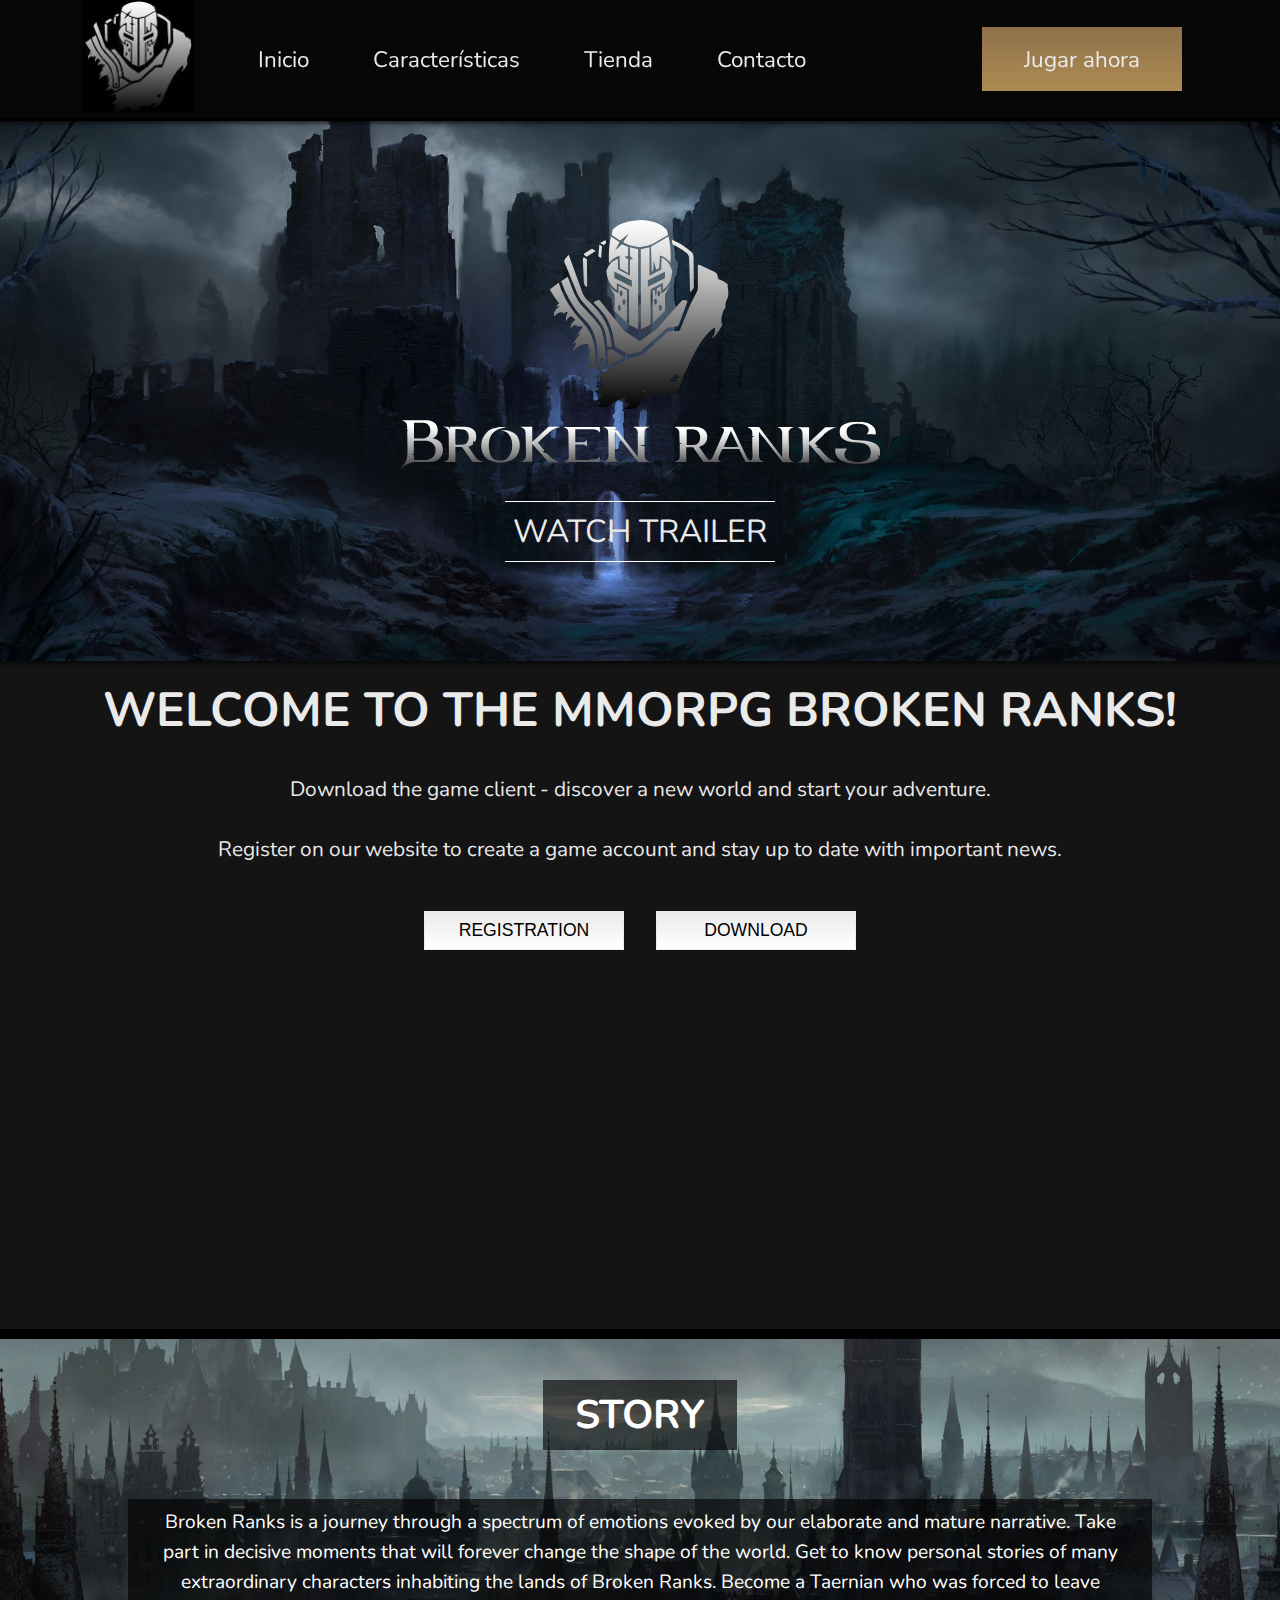
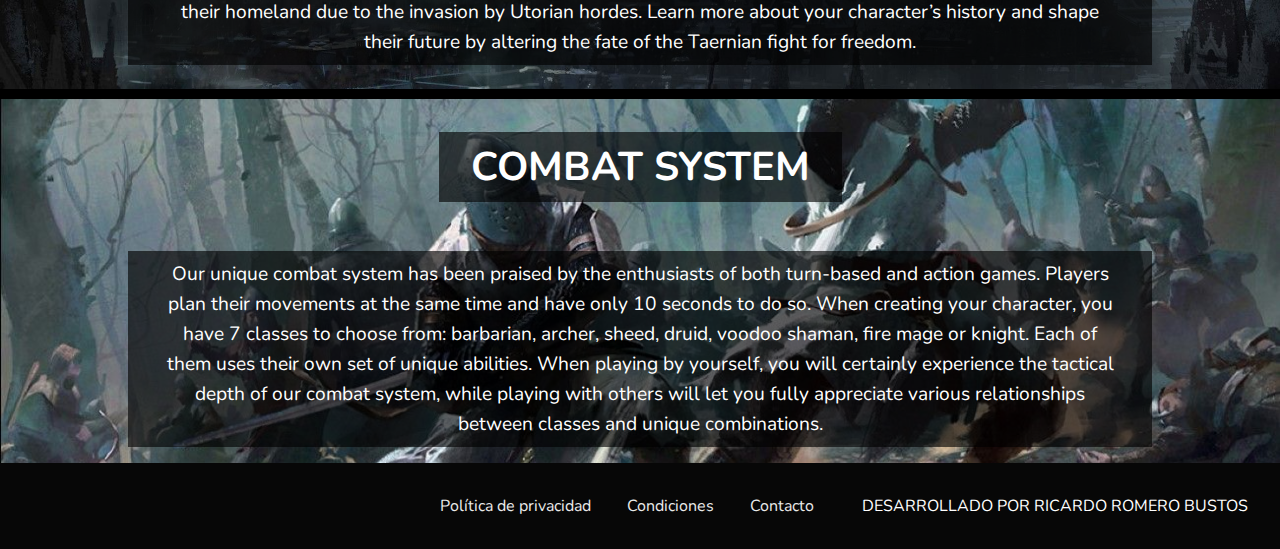
<file: index.html>
<!DOCTYPE html>
<html lang="en">
<head>
    <meta charset="UTF-8">
    <meta http-equiv="X-UA-Compatible" content="IE=edge">
    <meta name="viewport" content="width=device-width, initial-scale=1.0">
    <title>Broken Ranks</title>
    <link rel="stylesheet" href="css/estilos.css">
    <link rel="stylesheet" href="https://cdnjs.cloudflare.com/ajax/libs/font-awesome/6.2.1/css/all.min.css" integrity="sha512-MV7K8+y+gLIBoVD59lQIYicR65iaqukzvf/nwasF0nqhPay5w/9lJmVM2hMDcnK1OnMGCdVK+iQrJ7lzPJQd1w==" crossorigin="anonymous" referrerpolicy="no-referrer" />
    <link rel="preconnect" href="https://fonts.googleapis.com">
    <link rel="preconnect" href="https://fonts.gstatic.com" crossorigin>
    <link href="https://fonts.googleapis.com/css2?family=Nunito&display=swap" rel="stylesheet">
</head>
<body>
    <header>
        <a href="index.html"><img src="img/logo.jfif" alt="" id="logo"></a>
        <nav>
            <ul>
                <li><a href="index.html">Inicio</a></li>
                <li><a href="html/caracteristicas.html">Características</a></li>
                <li><a href="html/tienda.html">Tienda</a></li>
                <li><a href="html/contacto.html">Contacto</a></li>
            </ul>
        </nav>
        <div class="rrss">
            <a href="#"><i class="fa-brands fa-twitter"></i></a>
            <a href="#"><i class="fa-brands fa-facebook"></i></a>
            <a href="#"><i class="fa-brands fa-youtube"></i></a>
            <a href="#"><i class="fa-brands fa-discord"></i></a>
        </div>
        <a id="boton_jugar">Jugar ahora</a>
    </header>
    <main>
        <section id="bienvenida">
            <img src="img/logo2.svg" alt="" id="logo_bienvenida">
            <a href="#"><i class="fa-solid fa-circle-play"></i></a>
            <span>WATCH TRAILER</span>
        </section>
        <section id="descarga">
            <h1>WELCOME TO THE MMORPG BROKEN RANKS!</h1>
            <p>
                Download the game client - discover a new world and start your adventure.
            </p>
            <p>
                Register on our website to create a game account and stay up to date with important news.
            </p>
            <div>
                <button>REGISTRATION</button>
                <button>DOWNLOAD</button>
            </div>
            <iframe width="560" height="315" src="https://www.youtube.com/embed/PPgGclm9hnA" title="YouTube video player" frameborder="0" allow="accelerometer; autoplay; clipboard-write; encrypted-media; gyroscope; picture-in-picture; web-share" allowfullscreen></iframe>
        </section>
        <section id="historia">
            <h2>STORY</h2>
            <p>
                Broken Ranks is a journey through a spectrum of emotions evoked by our elaborate and mature narrative. Take part in decisive moments that will forever change the shape of the world. Get to know personal stories of many extraordinary characters inhabiting the lands of Broken Ranks. Become a Taernian who was forced to leave their homeland due to the invasion by Utorian hordes. Learn more about your character’s history and shape their future by altering the fate of the Taernian fight for freedom.
            </p>
        </section>
        <section id="combate">
            <h2>COMBAT SYSTEM</h2>
            <p>
                Our unique combat system has been praised by the enthusiasts of both turn-based and action games. Players plan their movements at the same time and have only 10 seconds to do so. When creating your character, you have 7 classes to choose from: barbarian, archer, sheed, druid, voodoo shaman, fire mage or knight. Each of them uses their own set of unique abilities. When playing by yourself, you will certainly experience the tactical depth of our combat system, while playing with others will let you fully appreciate various relationships between classes and unique combinations.
            </p>
        </section>
    </main>
    <footer>
        <footer>
            <div>
                <a href="#">Política de privacidad</a>
                <a href="#">Condiciones</a>
                <a href="#">Contacto</a>
            </div>
            <span>DESARROLLADO POR RICARDO ROMERO BUSTOS</span>
        </footer>
    </footer>
</body>
</html>
</file>
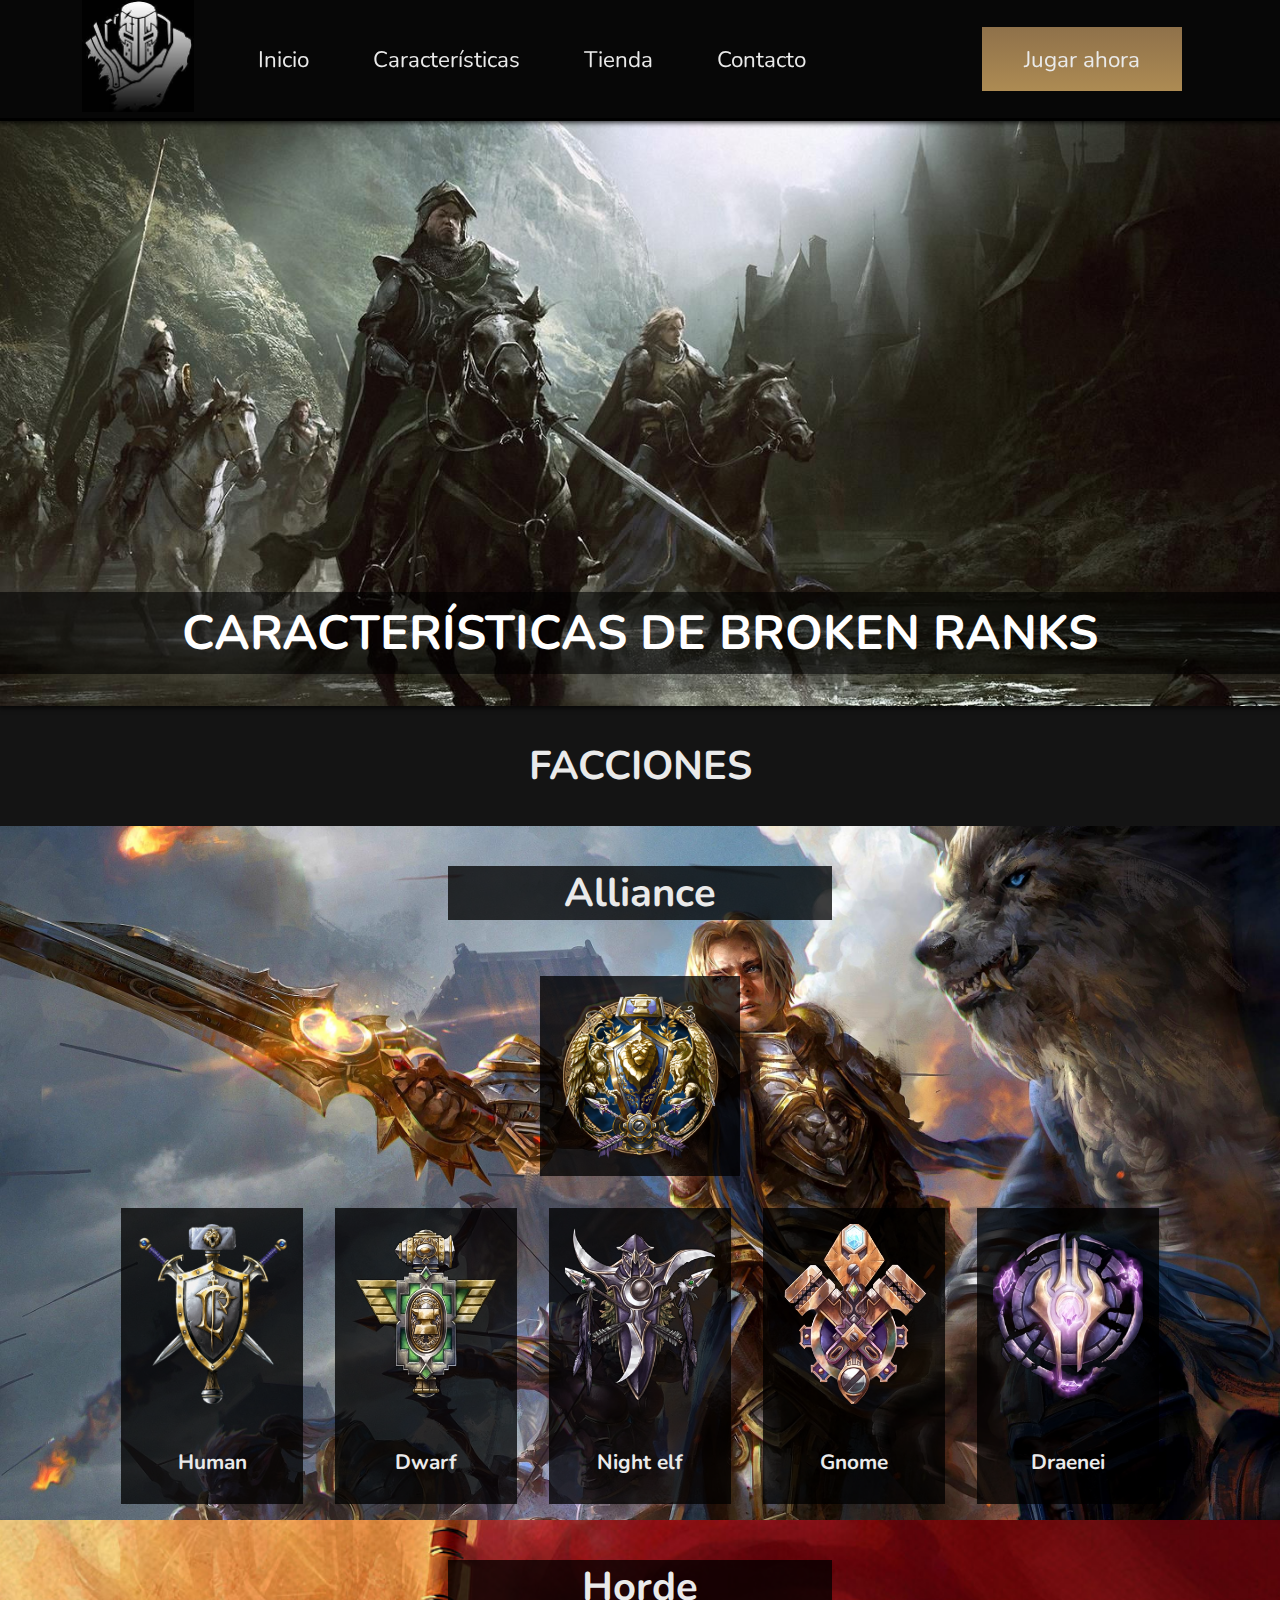
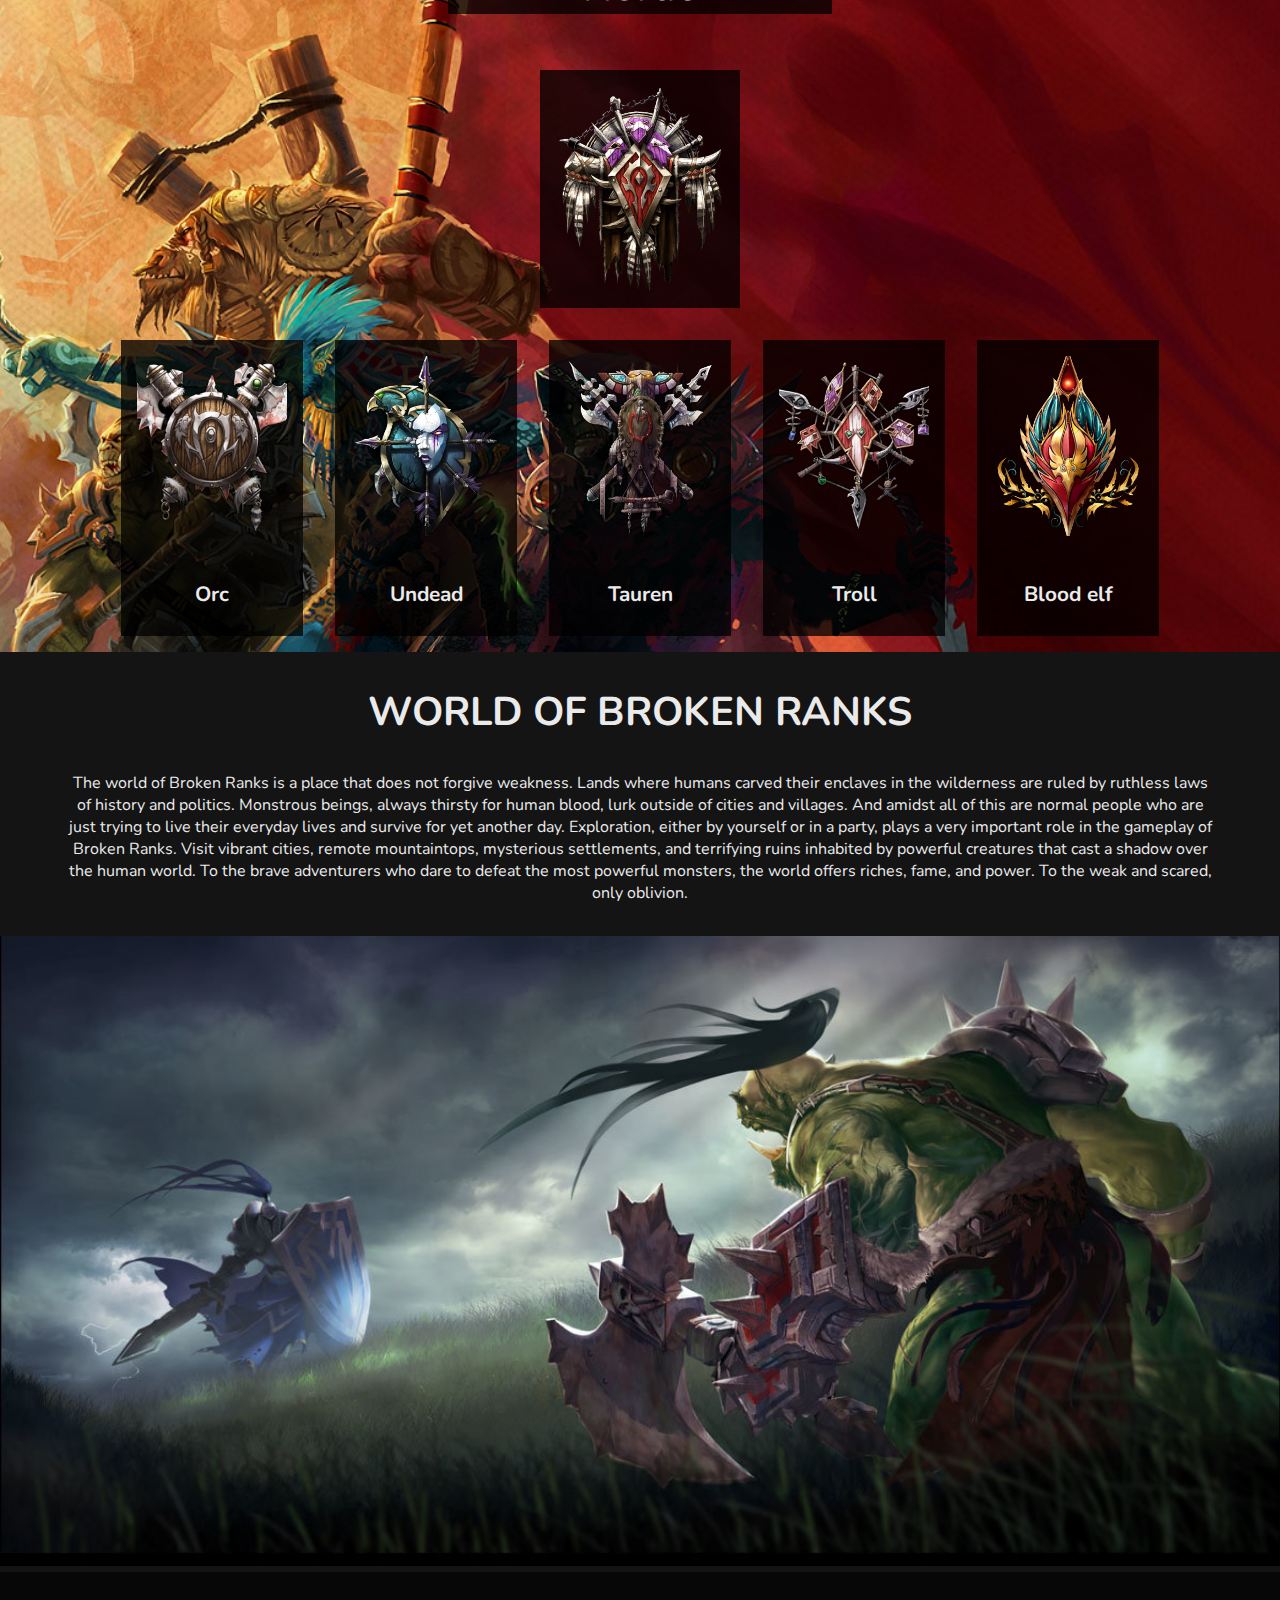
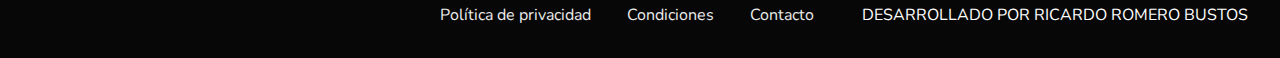
<file: html/caracteristicas.html>
<!DOCTYPE html>
<html lang="en">
<head>
    <meta charset="UTF-8">
    <meta http-equiv="X-UA-Compatible" content="IE=edge">
    <meta name="viewport" content="width=device-width, initial-scale=1.0">
    <title>Características</title>
    <link rel="stylesheet" href="../css/estilos.css">
    <link rel="stylesheet" href="https://cdnjs.cloudflare.com/ajax/libs/font-awesome/6.2.1/css/all.min.css" integrity="sha512-MV7K8+y+gLIBoVD59lQIYicR65iaqukzvf/nwasF0nqhPay5w/9lJmVM2hMDcnK1OnMGCdVK+iQrJ7lzPJQd1w==" crossorigin="anonymous" referrerpolicy="no-referrer" />
    <link rel="preconnect" href="https://fonts.googleapis.com">
    <link rel="preconnect" href="https://fonts.gstatic.com" crossorigin>
    <link href="https://fonts.googleapis.com/css2?family=Nunito&display=swap" rel="stylesheet">
</head>
<body>
    <header>
        <a href="../index.html"><img src="../img/logo.jfif" alt="" id="logo"></a>
        <nav>
            <ul>
                <li><a href="../index.html">Inicio</a></li>
                <li><a href="caracteristicas.html">Características</a></li>
                <li><a href="tienda.html">Tienda</a></li>
                <li><a href="contacto.html">Contacto</a></li>
            </ul>
        </nav>
        <div class="rrss">
            <a href="#"><i class="fa-brands fa-twitter"></i></a>
            <a href="#"><i class="fa-brands fa-facebook"></i></a>
            <a href="#"><i class="fa-brands fa-youtube"></i></a>
            <a href="#"><i class="fa-brands fa-discord"></i></a>
        </div>
        <a id="boton_jugar">Jugar ahora</a>
    </header>
    <main>
        <section id="caracteristicas">
            <h1 class="titulo">CARACTERÍSTICAS DE BROKEN RANKS</h1>
        </section>
        <section id="facciones">
            <h2>FACCIONES</h2>
            <div class="faccion" id="alianza">
                <h3>Alliance</h3>
                <img src="../img/alianza.png" alt="">
                <div class="contenedorRazas">
                    <div class="raza">
                        <img src="../img/Human_Crest.webp" alt="">
                        <h4>Human</h4>
                    </div>
                    <div class="raza">
                        <img src="../img/Dwarf_Crest.webp" alt="">
                        <h4>Dwarf</h4>
                    </div>
                    <div class="raza">
                        <img src="../img/Night_Elf_Crest.webp" alt="">
                        <h4>Night elf</h4>
                    </div>
                    <div class="raza">
                        <img src="../img/Gnome_Crest.webp" alt="">
                        <h4>Gnome</h4>
                    </div>
                    <div class="raza">
                        <img src="../img/Draenei_Crest.webp" alt="">
                        <h4>Draenei</h4>
                    </div>
                </div>
            </div>
            <div class="faccion" id="horda">
                <h3>Horde</h3>
                <img src="../img/horda.png" alt="">
                <div class="contenedorRazas">
                    <div class="raza">
                        <img src="../img/Orc_Crest.webp" alt="">
                        <h4>Orc</h4>
                    </div>
                    <div class="raza">
                        <img src="../img/Forsaken_Crest.webp" alt="">
                        <h4>Undead</h4>
                    </div>
                    <div class="raza">
                        <img src="../img/Tauren_Crest.webp" alt="">
                        <h4>Tauren</h4>
                    </div>
                    <div class="raza">
                        <img src="../img/Troll_Crest.webp" alt="">
                        <h4>Troll</h4>
                    </div>
                    <div class="raza">
                        <img src="../img/Icon_of_Blood.webp" alt="">
                        <h4>Blood elf</h4>
                    </div>
                </div>
            </div>
        </section>
        <section id="pvp">
            <h2>WORLD OF BROKEN RANKS</h2>
            <div>
                <p>
                    The world of Broken Ranks is a place that does not forgive weakness. Lands where humans carved their enclaves in the wilderness are ruled by ruthless laws of history and politics. Monstrous beings, always thirsty for human blood, lurk outside of cities and villages. And amidst all of this are normal people who are just trying to live their everyday lives and survive for yet another day. Exploration, either by yourself or in a party, plays a very important role in the gameplay of Broken Ranks. Visit vibrant cities, remote mountaintops, mysterious settlements, and terrifying ruins inhabited by powerful creatures that cast a shadow over the human world. To the brave adventurers who dare to defeat the most powerful monsters, the world offers riches, fame, and power. To the weak and scared, only oblivion.
                </p>
            </div>
            <img src="../img/horde_vs_alliance.jpg" alt="">
        </section>
    </main>
    <footer>
        <footer>
            <div>
                <a href="#">Política de privacidad</a>
                <a href="#">Condiciones</a>
                <a href="#">Contacto</a>
            </div>
            <span>DESARROLLADO POR RICARDO ROMERO BUSTOS</span>
        </footer>
    </footer>
</body>
</html>
</file>
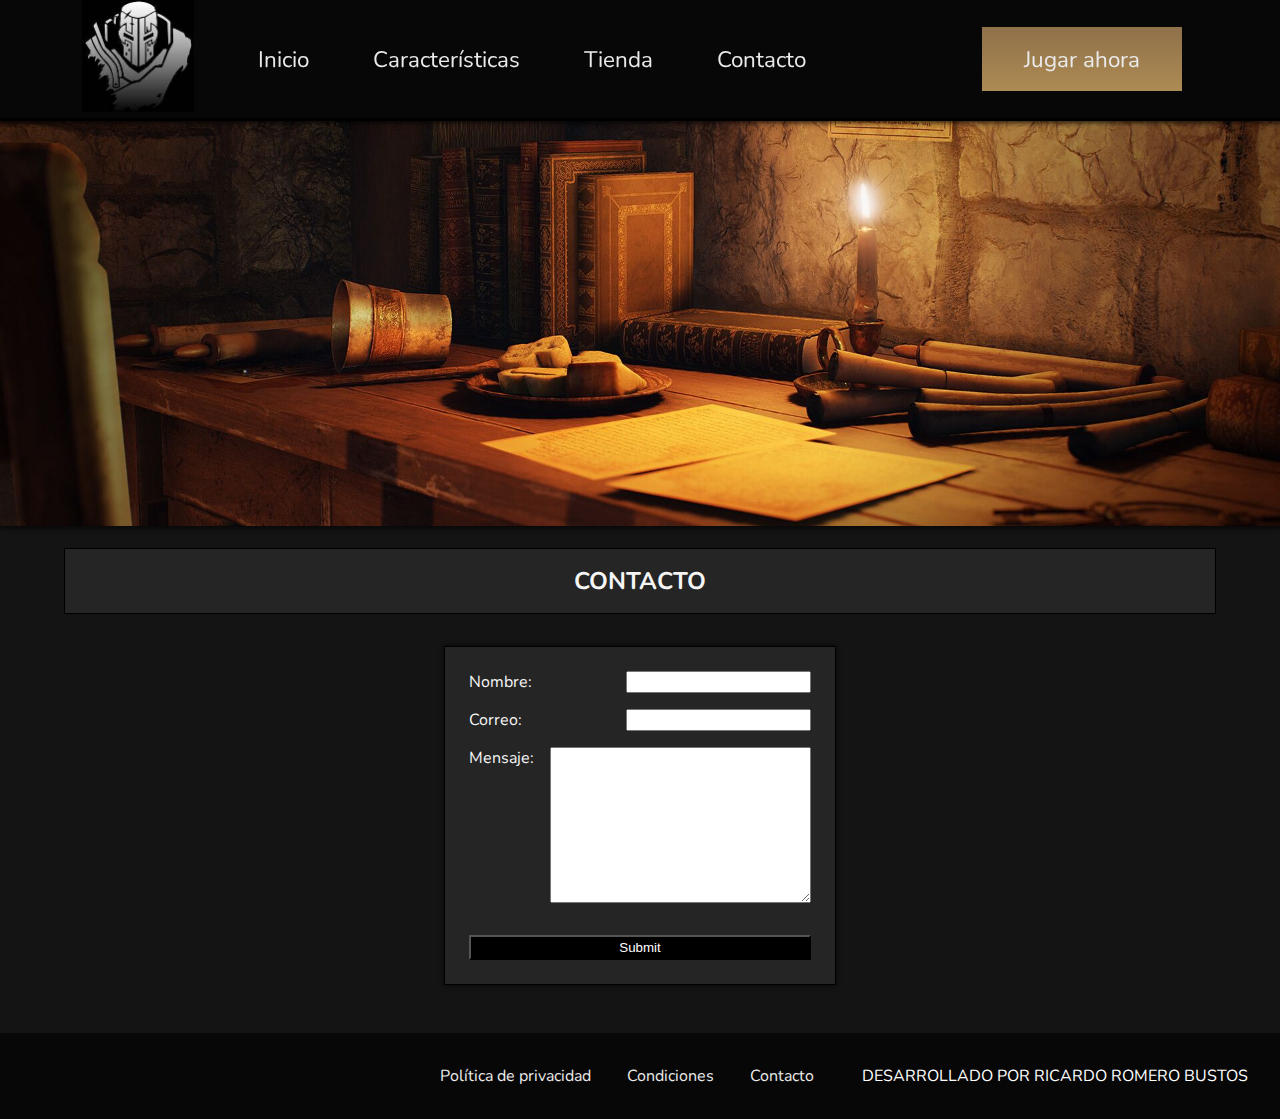
<file: html/contacto.html>
<!DOCTYPE html>
<html lang="en">
<head>
    <meta charset="UTF-8">
    <meta http-equiv="X-UA-Compatible" content="IE=edge">
    <meta name="viewport" content="width=device-width, initial-scale=1.0">
    <title>Contacto</title>
    <link rel="stylesheet" href="../css/estilos.css">
    <link rel="stylesheet" href="https://cdnjs.cloudflare.com/ajax/libs/font-awesome/6.2.1/css/all.min.css" integrity="sha512-MV7K8+y+gLIBoVD59lQIYicR65iaqukzvf/nwasF0nqhPay5w/9lJmVM2hMDcnK1OnMGCdVK+iQrJ7lzPJQd1w==" crossorigin="anonymous" referrerpolicy="no-referrer" />
    <link rel="preconnect" href="https://fonts.googleapis.com">
    <link rel="preconnect" href="https://fonts.gstatic.com" crossorigin>
    <link href="https://fonts.googleapis.com/css2?family=Nunito&display=swap" rel="stylesheet">
</head>
<body>
    <header>
        <a href="../index.html"><img src="../img/logo.jfif" alt="" id="logo"></a>
        <nav>
            <ul>
                <li><a href="../index.html">Inicio</a></li>
                <li><a href="caracteristicas.html">Características</a></li>
                <li><a href="tienda.html">Tienda</a></li>
                <li><a href="contacto.html">Contacto</a></li>
            </ul>
        </nav>
        <div class="rrss">
            <a href="#"><i class="fa-brands fa-twitter"></i></a>
            <a href="#"><i class="fa-brands fa-facebook"></i></a>
            <a href="#"><i class="fa-brands fa-youtube"></i></a>
            <a href="#"><i class="fa-brands fa-discord"></i></a>
        </div>
        <a id="boton_jugar">Jugar ahora</a>
    </header>
    <main>
        <img src="../img/medieval_desk.jpg" alt="" id="img_contacto">
        <h1 id="titulo_contacto">CONTACTO</h1>
        <section id="seccionContacto">
            <form action="" method="post">
                <div>
                    <label for="nombre">Nombre:</label>
                    <input type="text" name="nombre">
                </div>
                <div>
                    <label for="correo">Correo:</label>
                    <input type="email" name="correo">
                </div>
                <div>
                    <label for="mensaje">Mensaje:</label>
                    <textarea name="mensaje" cols="30" rows="10"></textarea>
                </div>
                <input type="submit" name="enviar">
            </form>
        </section>
    </main>
    <footer>
        <footer>
            <div>
                <a href="#">Política de privacidad</a>
                <a href="#">Condiciones</a>
                <a href="#">Contacto</a>
            </div>
            <span>DESARROLLADO POR RICARDO ROMERO BUSTOS</span>
        </footer>
    </footer>
</body>
</html>
</file>
<file: css/estilos.css>
*{
    box-sizing: border-box;
}

body{
    margin: 0;
    font-family: 'Nunito', sans-serif;
    background-color: #141414;
    color: #eaeaea;
}

img{
    max-width: 100%;
}

iframe{
    max-width: 100%;
}

/* ESTILOS PARA EL MENU */
header{
    display: flex;
    justify-content: space-between;
    align-items: center;
    flex-wrap: wrap;
    position: sticky;
    top: 0;
    left: 0;
    z-index: 999;
    background-color: #070707;
    border-bottom: 3px solid black;
    box-shadow: 1px 0px 5px 2px rgba(0,0,0,0.75);
    -webkit-box-shadow: 1px 0px 5px 2px rgba(0,0,0,0.75);
    -moz-box-shadow: 1px 0px 5px 2px rgba(0,0,0,0.75);
}

#logo{
    height: 7rem;
    margin-right: 2rem;
}

header nav ul{
    display: flex;
    align-items: center;
    justify-content: center;
    flex-wrap: wrap;
    padding-inline-start: 0;
    list-style-type: none;
}

header nav a{
    color: #eaeaea;
    text-decoration: none;
    font-size: 1.4rem;
    margin: 1rem 2rem;
}

header nav a:hover{
    color: white;
}

.rrss{
    display: flex;
    justify-content: center;
}

.rrss a{
    color: #eaeaea;
    font-size: 1.4rem;
    margin: 1rem;
}

.rrss a:hover{
    color: white;
}

#boton_jugar{
    display: flex;
    justify-content: center;
    align-items: center;
    margin: 1rem;
    width: 200px;
    height: 4rem;
    font-size: 1.4rem;
    text-align: center;
    color: #eaeaea;
    overflow: hidden;
    background: linear-gradient(to bottom, #8f714a, #ad8b53);
}

#boton_jugar:hover{
    color: white;
    background: linear-gradient(to bottom, #b38d5c, #dbb06a);
}

/* ESTILOS PARA EL HOME */
#bienvenida{
    background-image: url("../img/fondo-bienvenida.jpg");
    background-repeat: no-repeat;
    background-size: cover;
    background-position: center;
    display: flex;
    flex-direction: column;
    justify-content: center;
    align-items: center;
    height: 60vh;
    color: white;
    box-shadow: 1px 0px 5px 2px rgba(0,0,0,0.75);
    -webkit-box-shadow: 1px 0px 5px 2px rgba(0,0,0,0.75);
    -moz-box-shadow: 1px 0px 5px 2px rgba(0,0,0,0.75);
}

#logo_bienvenida{
    width: 30rem;
    margin-bottom: 1rem;
}

#bienvenida a{
    color: #eaeaea;
    font-size: 3rem;
    margin-bottom: 1rem;
}

#bienvenida a:hover{
    color: white;
}

#bienvenida span{
    text-align: center;
    color: #eaeaea;
    font-size: 2rem;
    border-top: 1px solid white;
    border-bottom: 1px solid white;
    padding: 0.5rem;
}

#descarga{
    display: flex;
    flex-direction: column;
    justify-content: center;
    align-items: center;
    margin-bottom: 2rem;
}

#descarga h1{
    text-align: center;
    font-size: 3rem;
    margin: 1rem;
}

#descarga p{
    text-align: center;
    font-size: 1.3rem;
    margin: 1rem;
}

#descarga>div{
    display: flex;
    flex-wrap: wrap;
    justify-content: center;
    margin: 1rem auto;
}

#descarga>div>button{
    background: linear-gradient(to bottom, #eaeaea, white);
    color: black;
    border: none;
    padding: 0.5rem 1rem;
    margin: 1rem;
    width: 200px;
    font-size: 1.1rem;
    border: 1px solid #eaeaea;
}

#descarga>div>button:hover{
    background-color: #070707;
    color: #eaeaea;
    background: none;
}

#historia{
    border-top: 10px solid black;
    background-image: url("../img/historia.jpg");
    background-repeat: no-repeat;
    background-size: cover;
    background-position: center;
    display: flex;
    flex-direction: column;
    justify-content: center;
    align-items: center;
    height: fit-content;
    min-height: 40vh;
    color: white;
}

#historia h2{
    text-align: center;
    font-size: 2.5rem;
    margin: 1;
    background-color: rgba(0, 0, 0, 0.623);
    padding: 0.5rem 2rem;
}

#historia p{
    margin: 1rem auto;
    background-color: rgba(0, 0, 0, 0.623);
    padding: 0.5rem 2rem;
    height: fit-content;
    width: 80%;
    line-height: 30px;
    text-align: center;
    font-size: 1.2rem;
}

#combate{
    border-top: 10px solid black;
    background-image: url("../img/combate.jpg");
    background-repeat: no-repeat;
    background-size: cover;
    background-position: center;
    display: flex;
    flex-direction: column;
    justify-content: center;
    align-items: center;
    height: fit-content;
    min-height: 40vh;
    color: white;
}

#combate h2{
    text-align: center;
    font-size: 2.5rem;
    margin: 1;
    background-color: rgba(0, 0, 0, 0.623);
    padding: 0.5rem 2rem; 
}

#combate p{
    text-align: center;
    margin: 1rem auto;
    background-color: rgba(0, 0, 0, 0.623);
    padding: 0.5rem 2rem;
    height: fit-content;
    width: 80%;
    line-height: 30px;
    font-size: 1.2rem;
}

/* ESTILOS PARA CARACTERISTICAS */
#caracteristicas{
    height: 65vh;
    background-image: url(../img/caracteristicas.jpg);
    background-repeat: no-repeat;
    background-size: cover;
    background-position: center 20%;
    box-shadow: 1px 0px 5px 2px rgba(0,0,0,0.75);
    -webkit-box-shadow: 1px 0px 5px 2px rgba(0,0,0,0.75);
    -moz-box-shadow: 1px 0px 5px 2px rgba(0,0,0,0.75);
    position: relative;
}

.titulo{
    position: absolute;
    left: 0px;
    bottom: 0px;
    text-align: center;
    width: 100%;
    background-color: #00000095;
    color: white;
    font-size: 3rem;
    padding: 0.5rem;
}

#facciones{
    display: flex;
    flex-direction: column;
    align-items: center;
    margin: 0 auto;
}

#facciones h2{
    text-align: center;
    font-size: 2.5rem;
}

.faccion{
    display: flex;
    flex-direction: column;
    align-items: center;
    width: 100%;
}

.faccion>img{
    width: 200px;
    object-fit: cover;
    margin: 1rem;
    background-color: #000000c2;
    padding: 1rem;
}

.faccion>h3{
    text-align: center;
    font-size: 2.5rem;
    background-color: #000000c2;
    min-width: 30%;
}

.contenedorRazas{
    display: flex;
    flex-wrap: wrap;
    justify-content: center;
}

.raza{
    display: flex;
    flex-direction: column;
    align-items: center;
    margin: 1rem;
    background-color: #000000c2;
}

.raza>img{
    width: 150px;
    height: 180px;
    object-fit: cover;
    margin: 1rem;
}

.raza>h4{
    text-align: center;
    font-size: 1.3rem;
}

#horda{
    height: fit-content;
    background-image: url(../img/horda_fondo.jpg);
    background-repeat: no-repeat;
    background-size: cover;
    background-position: center;
}

#alianza{
    height: fit-content;
    background-image: url(../img/alianza_fondo.jpg);
    background-repeat: no-repeat;
    background-size: cover;
    background-position: center 30%;
}

#pvp h2{
    text-align: center;
    font-size: 2.5rem;
}

#pvp>div{
    width: 50%;
    margin: 1rem auto 2rem auto;
}

#pvp>div>p{
    text-align: center;
}

#pvp>img{
    width: 100%;
    object-fit: cover;
    height: 70vh;
}

/* ESTILOS PARA TIENDA */
#body_tienda{
    background-color: rgb(63, 63, 63);
}

#img_bienvenida{
    margin: 0;
    height: 45vh;
    width: 100%;
    object-fit: cover;
    box-shadow: 1px 0px 5px 2px rgb(0 0 0 / 75%);
    -webkit-box-shadow: 1px 0px 5px 2px rgb(0 0 0 / 75%);
    -moz-box-shadow: 1px 0px 5px 2px rgba(0,0,0,0.75);
}

#titulo-tienda{
    background-color: rgba(15, 15, 15, 0.774);
    color: whitesmoke;
    padding: 1rem;
    text-align: center;
    font-size: 1.5rem;
    width: 90%;
    margin: 1rem auto;
    border: 1px solid black;
}

#tienda{
    width: 90%;
    display: flex;
    margin: 3rem auto;
}

#filtros{
    background-color: rgba(15, 15, 15, 0.774);
    width: fit-content;
    height: fit-content;
    padding: 1rem;
    margin-right: 1rem;
    border: 1px solid black;
    position: sticky;
    top: 8rem;
}

.contenedor_productos{
    display: grid;
    gap: 1rem;
    grid-template-columns: repeat(4, 1fr);
}

.product{
    display: flex;
    flex-direction: column;
    align-items: center;
    padding: 1rem;
    background-color: rgba(15, 15, 15, 0.774);
    border: 1px solid black;
}

.product>div{
    text-align: center;
}

.product img{
    width: 250px;
    height: 250px;
    object-fit: cover;
    background-color: white;
}

.product-modal-btn{
    width: 100%;
    background-color: white;
    border: 1px solid black;
}

.product-modal-btn:hover{
    background-color: rgb(240, 240, 240);
}

.product-icons{
    width: 25%;
    margin: 1rem auto 0 auto;
}

.product-name{
    text-transform: uppercase;
}

.product-cart-btn{
    background-color: gold;
    border: 1px solid black;
    font-size: 1.5rem;
    padding: 0.5rem 0.7rem;
}

.product-cart-btn:hover{
    background-color: rgb(255, 227, 71);
}

.carrito-btn{
    background-color: gold;
    border: 1px solid black;
    font-size: 1.5rem;
    padding: 0.5rem 0.7rem;
}

.carrito-btn:hover{
    background-color: rgb(255, 227, 71);
}

.buscador-input{
    padding: 0.5rem;
}

.categoria-btn{
    display: block;
    margin: 0.25em 0;
    padding: 0.25rem;
    text-transform: capitalize;
    background: transparent;
    color: white;
    cursor: pointer;
    border: none;
}

.fecha-form{
    display: flex;
}

.btn-fecha{
    background-color: white;
    border: 1px solid black;
}

.btn-fecha:hover{
    background-color: rgb(240, 240, 240);
}

/* ESTILOS PARA CONTACTO */
#img_contacto{
    margin: 0;
    height: 45vh;
    width: 100%;
    object-fit: cover;
    box-shadow: 1px 0px 5px 2px rgb(0 0 0 / 75%);
    -webkit-box-shadow: 1px 0px 5px 2px rgb(0 0 0 / 75%);
    -moz-box-shadow: 1px 0px 5px 2px rgba(0,0,0,0.75);
}

#titulo_contacto{
    background-color: rgba(41, 41, 41, 0.829);
    color: whitesmoke;
    padding: 1rem;
    text-align: center;
    font-size: 1.5rem;
    width: 90%;
    margin: 1rem auto;
    border: 1px solid black;
}

#seccionContacto>form{
    display: flex;
    flex-direction: column;
    background-color: rgba(41, 41, 41, 0.829);
    color: whitesmoke;
    padding: 1.5rem;
    width: fit-content;
    height: fit-content;
    border: 1px solid black;
    -webkit-box-shadow: 0px 0px 5px 0px rgba(0,0,0,0.75);
    -moz-box-shadow: 0px 0px 5px 0px rgba(0,0,0,0.75);
    box-shadow: 0px 0px 5px 0px rgba(0,0,0,0.75);
    margin: 2rem auto 3rem auto;
}

#seccionContacto form textarea{
    margin-left: 1rem;
}

#seccionContacto form div{
    margin-bottom: 1rem;
    display: flex;
    justify-content: space-between;
}

#seccionContacto input[type=submit]{
    margin-top: 1rem;
    color: white;
    background-color: black;
    padding: 0.2rem;
}

#seccionContacto input[type=submit]:hover{
    background-color: rgb(27, 27, 27);
}

/* ESTILOS PARA PAGINA PRODUCTO */
#pagina_producto{
    min-height: 90vh;
    background-image: url(../img/shop.jpg);
    background-repeat: no-repeat;
    background-size: cover;
    background-position: center;
    display: flex;
    align-items: center;
    justify-content: center;
}

#pagina_producto .product{
    width: fit-content;
}

.boton_comprar{
    background-color: gold;
    border: 1px solid black;
    padding: 0.5rem;
}

.boton_comprar:hover{
    background-color: rgb(252, 223, 63);
}

/* ESTILOS PARA EL FOOTER */
footer{
    display: flex;
    justify-content: flex-end;
    align-items: center;
    background-color: #070707;
    color: white;
    padding: 1rem;
}

footer a{
    color: #eaeaea;
    text-decoration: none;
    margin: 0 1rem;
}

footer a:hover{
    color: white;
}

footer>div{
    margin-right: 2rem;
}

/* MEDIA QUERYS */
@media screen and (max-width: 1300px){
    header{
        justify-content: center;
    }

    #filtros{
        top: 15rem;
    }
    .contenedor_productos{
        grid-template-columns: repeat(3, 1fr);
    }

    #pvp>div{
        width: 90%;
    }
}

@media screen and (max-width: 992px){
    .contenedor_productos{
        grid-template-columns: repeat(2, 1fr);
    }
}

@media screen and (max-width: 800px){
    #filtros{
        top: 20rem;
    }

    .contenedor_productos{
        grid-template-columns: repeat(1, 1fr);
    }
}

@media screen and (max-width: 700px){
    #tienda{
        flex-direction: column;
    }
    #filtros{
        position: initial;
        margin: auto auto 1rem auto
    }
}

@media screen and (max-width: 560px){
    #historia p{
        width: 100%;
    }
    #combate p{
        width: 100%;
    }

    .titulo{
        font-size: 2rem;
    }
    
    .fecha-form{
        flex-wrap: wrap;
    }

    #seccionContacto>form{
        width: 100%;
    }
}
</file>
